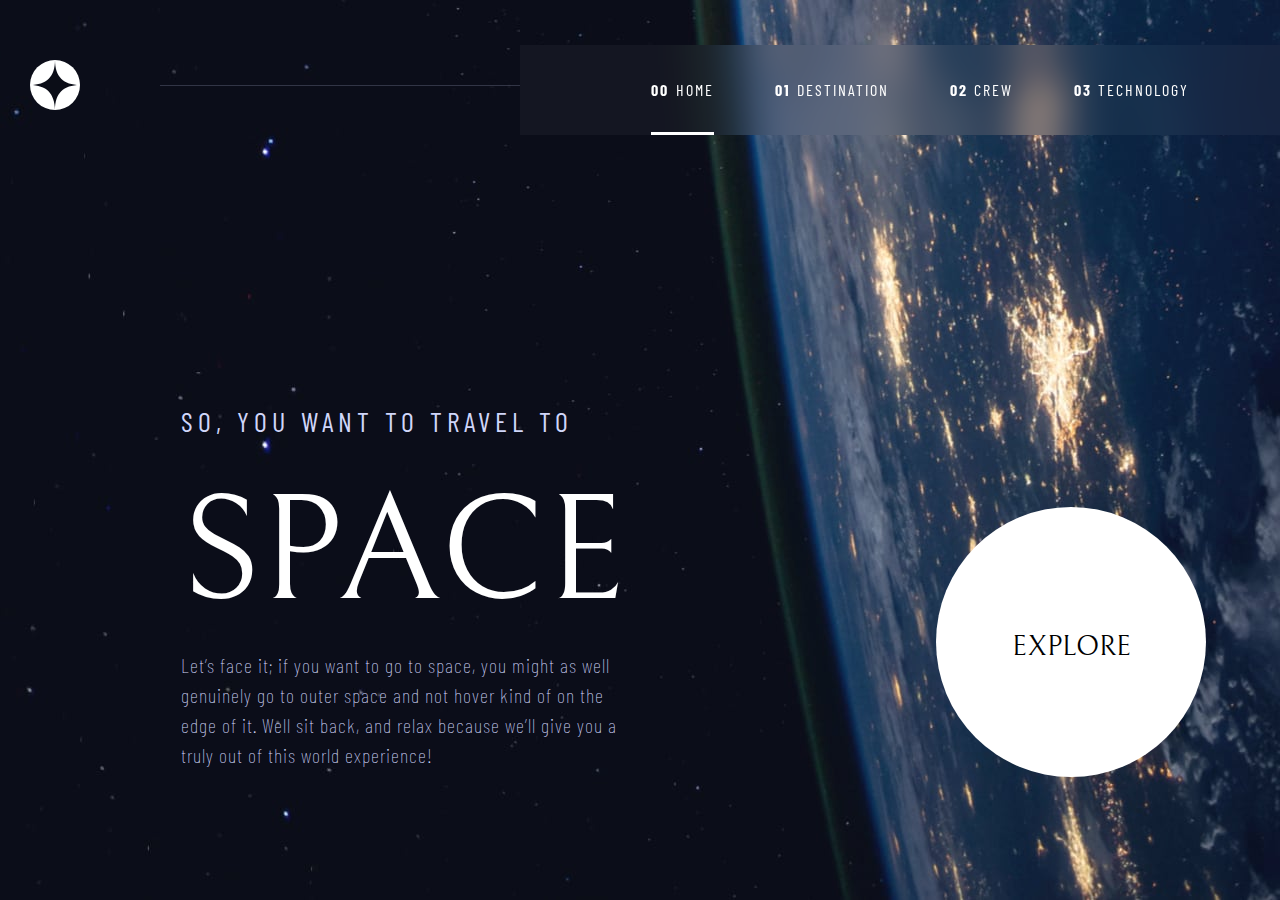
<file: index.html>
<!DOCTYPE html>
<html lang="en">
<head>
  <meta charset="UTF-8">
  <meta name="viewport" content="width=device-width, initial-scale=1.0">

  <link rel="icon" type="image/png" sizes="32x32" href="./assets/favicon-32x32.png">
  <link rel="stylesheet" href="style.css">
  
   <script async src="https://pagead2.googlesyndication.com/pagead/js/adsbygoogle.js?client=ca-pub-6857296876195347"
     crossorigin="anonymous"></script>

  <title>Frontend Mentor | Space tourism website</title>
</head>
<body>
  <header id="header">
    <div id="nav" class="nav-bar">
      <img src="./assets/shared/logo.svg" alt="company logo" id="logo">
      <span class="nav-line"></span>
      <nav class="parent-nav-bar">
        <img src="./assets/shared/icon-hamburger.svg" alt="" id="open-menu" class="mobile-nav open" aria-controls="parent-nav" aria-expanded="false">
        <ul id="parent-nav" class="ul-nav">
          <li><img src="./assets/shared/icon-close.svg" alt="" id="close-menu" class="mobile-nav close"></li>
          <li class="child-nav active">
            <a href="./index.html" class="a-nav"><span class="num-nav" aria-hidden="true">00</span>Home</a>
          </li>
          <li class="child-nav">           
            <a href="./destination.html" class="a-nav"><span class="num-nav " aria-hidden="true">01</span>Destination</a>
          </li>
          <li class="child-nav">          
            <a href="./crew.html" class="a-nav"><span class="num-nav" aria-hidden="true">02</span>Crew</a>
          </li>
          <li class="child-nav">            
            <a href="./technology.html" class="a-nav"><span class="num-nav" aria-hidden="true">03</span>Technology</a>
          </li>
        </ul>
      </nav>

    </div>
  </header>
  <main>
    <div class="parent-div">
      <div class="child-1">
        <p class="small">
          So, you want to travel to
        </p>
        <p class="big">Space</p>
        <p class="small-2">Let’s face it; if you want to go to space, you might as well genuinely go to 
          outer space and not hover kind of on the edge of it. Well sit back, and relax 
          because we’ll give you a truly out of this world experience!
        </p>
      </div>
      <div class="child-2">
       
        <a href="destination.html" class="explore"><div class="button"><span class="explore-child">Explore</span></div></a>
        
      </div>
    </div>
  </main>
  <script src="script.js"></script>
</body>
</html>
</file>
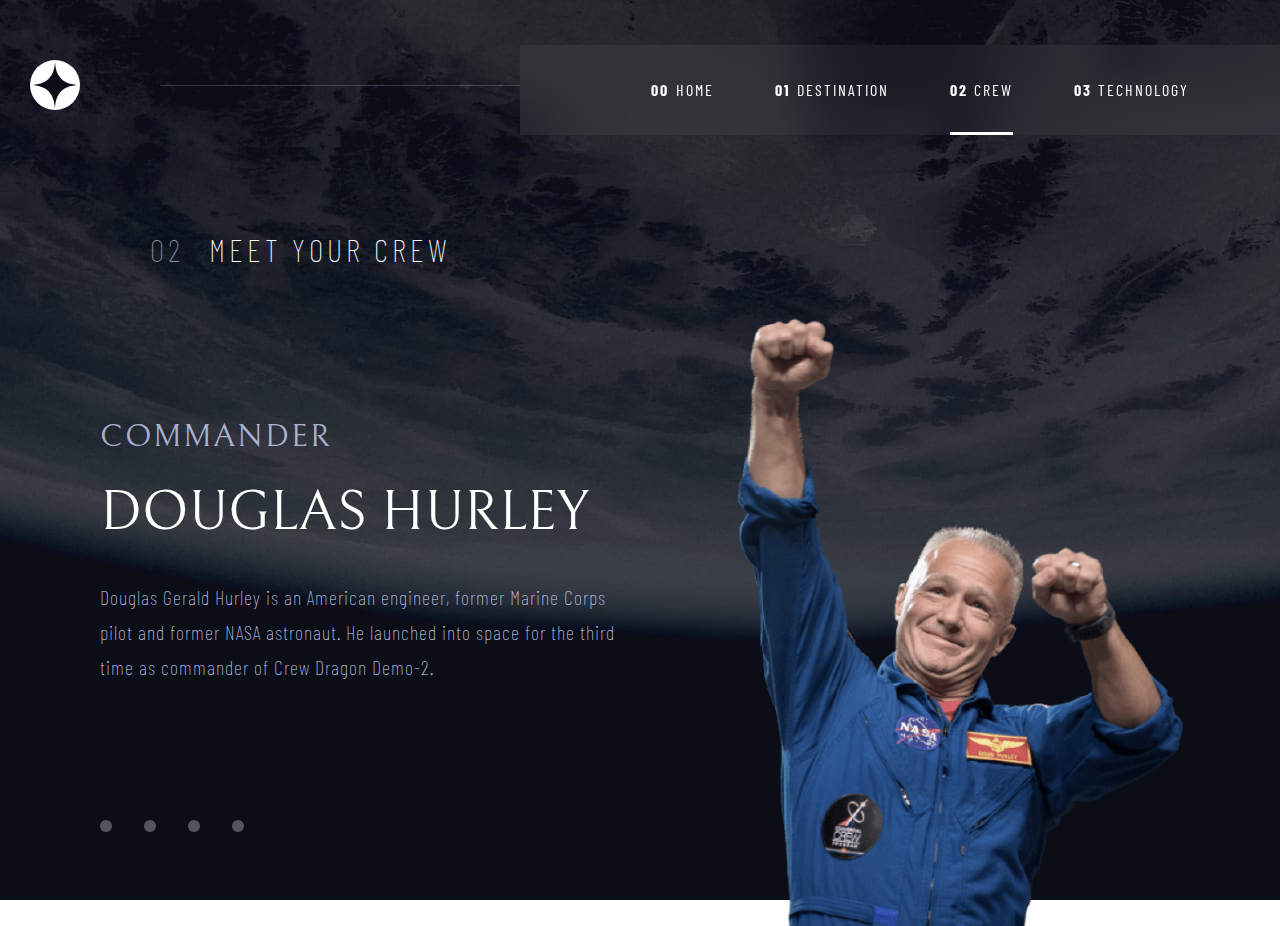
<file: crew.html>
<!DOCTYPE html>
<html lang="en">
<head>
  <meta charset="UTF-8">
  <meta name="viewport" content="width=device-width, initial-scale=1.0">

  <link rel="icon" type="image/png" sizes="32x32" href="./assets/favicon-32x32.png">
  <link rel="stylesheet" href="crew.css">
  
   <script async src="https://pagead2.googlesyndication.com/pagead/js/adsbygoogle.js?client=ca-pub-6857296876195347"
     crossorigin="anonymous"></script>

  <title>Frontend Mentor | Space tourism website</title>
</head>
<body>
  <header id="header">
    <div id="nav" class="nav-bar">
      <img src="./assets/shared/logo.svg" alt="company logo" id="logo">
      <span class="nav-line"></span>
      <nav class="parent-nav-bar">
        <img src="./assets/shared/icon-hamburger.svg" alt="" id="open-menu" class="mobile open" aria-controls="parent-nav" aria-expanded="false">
        <ul id="parent-nav" class="ul-nav">
          <li><img src="./assets/shared/icon-close.svg" alt="" id="close-menu" class="mobile close"></li>
          <li class="child-nav">
            <a href="./index.html" class="a-nav"><span class="num-nav">00</span>Home</a>
          </li>
          <li class="child-nav">           
            <a href="./destination.html" class="a-nav"><span class="num-nav ">01</span>Destination</a>
          </li>
          <li class="child-nav active">          
            <a href="./crew.html" class="a-nav"><span class="num-nav">02</span>Crew</a>
          </li>
          <li class="child-nav">            
            <a href="./technology.html" class="a-nav"><span class="num-nav">03</span>Technology</a>
          </li>
        </ul>
      </nav>
    </div>
  </header>
  <main>
    <h1 class="page-header"><span class="num-header">02</span>meet your crew</h1>
    <div class="parent-div dest-body">
      <div class="img-crew mobile-image">
        <picture id="commander-mobile-img" class="crew-image" role="imgpanel">
          <source srcset="./assets/crew/image-douglas-hurley.png" type="image/png">
          <img src="./assets/crew/image-douglas-hurley.webp" alt="image-crew" class="image-crew">
        </picture>
        <picture id="engineer-mobile-img" class="crew-image" role="imgpanel" hidden>
          <source srcset="./assets/crew/image-anousheh-ansari.png" type="image/png">
          <img src="./assets/crew/image-anousheh-ansari.webp" alt="image-crew" class="image-crew">
        </picture>
        <picture id="pilot-mobile-img" class="crew-image" role="imgpanel" hidden>
          <source srcset="./assets/crew/image-victor-glover.png" type="image/png">
          <img src="./assets/crew/image-victor-glover.webp" alt="image-crew" class="image-crew">
        </picture>
        <picture id="mission-mobile-img" class="crew-image" role="imgpanel" hidden>
          <source srcset="./assets/crew/image-mark-shuttleworth.png" type="image/png">
          <img src="./assets/crew/image-mark-shuttleworth.webp" alt="image-crew" class="image-crew">
        </picture>
      </div> 

      <div class="line mobile"><p class=" under-line"></p></div>

      <div class="mobile-crew-nav" role="tablist" aria-label="crew list">
        <button class="crew-subpage" aria-selected="true" role="tab" page-tab="commander-tab" page-image="commander-mobile-img"></button>
        <button class="crew-subpage" aria-selected="false" role="tab" page-tab="engineer-tab" page-image="engineer-mobile-img"></button>
        <button class="crew-subpage" aria-selected="false" role="tab" page-tab="pilot-tab" page-image="pilot-mobile-img"></button>
        <button class="crew-subpage" aria-selected="false" role="tab" page-tab="mission-tab" page-image="mission-mobile-img"></button>
      </div>
      <div class="dest-content">
        <!--Commander page-->
        <article id="commander-tab" tabindex="0" role="tabpanel">
          <p class="small">Commander</p>
          <h2 class="dest-subpage-02" >Douglas Hurley</h2>
          <p class="small-2">Douglas Gerald Hurley is an American engineer, former Marine Corps pilot 
            and former NASA astronaut. He launched into space for the third time as 
            commander of Crew Dragon Demo-2.
          </p>
        </article>

        <!--Engineer page-->
        <article id="engineer-tab" tabindex="-1" role="tabpanel" hidden>
          <p class="small">Flight Engineer</p>
          <h2 class="dest-subpage-02" >Anousheh Ansari</h2>
          <p class="small-2">
            Anousheh Ansari is an Iranian American engineer and co-founder of Prodea Systems. 
            Ansari was the fourth self-funded space tourist, the first self-funded woman to 
            fly to the ISS, and the first Iranian in space.
          </p>
        </article>

        <!--Pilot page-->
        <article id="pilot-tab" tabindex="-1" role="tabpanel" hidden>
          <p class="small">Pilot</p>
          <h2 class="dest-subpage-02" >Victor Glover</h2>
          <p class="small-2"> 
            Pilot on the first operational flight of the SpaceX Crew Dragon to the 
            International Space Station. Glover is a commander in the U.S. Navy where 
            he pilots an F/A-18.He was a crew member of Expedition 64, and served as a 
            station systems flight engineer.
          </p>
        </article>

        <!--Mission page-->
        <article id="mission-tab" tabindex="-1" role="tabpanel" hidden> 
          <p class="small">Mission Specialist</p>
          <h2 class="dest-subpage-02" >Mark Shuttleworth</h2>
          <p class="small-2">
            Mark Richard Shuttleworth is the founder and CEO of Canonical, the company behind 
            the Linux-based Ubuntu operating system. Shuttleworth became the first South 
            African to travel to space as a space tourist.
          </p>
        </article>
      </div>    
      <div class="desktop-crew-nav" role="tablist" aria-label="crew list">
        <button class="crew-subpage nav-tab" aria-selected="true" role="tab" page-tab="commander-tab" page-image="commander-img"></button>
        <button class="crew-subpage nav-tab" aria-selected="false" role="tab" page-tab="engineer-tab" page-image="engineer-img"></button>
        <button class="crew-subpage nav-tab" aria-selected="false" role="tab" page-tab="pilot-tab" page-image="pilot-img"></button>
        <button class="crew-subpage nav-tab" aria-selected="false" role="tab" page-tab="mission-tab" page-image="mission-img"></button>
      </div>  
      <div class="img-crew desktop-image">
        <picture id="commander-img" class="crew-image" role="imgpanel">
          <source srcset="./assets/crew/image-douglas-hurley.png" type="image/png">
          <img src="./assets/crew/image-douglas-hurley.webp" alt="image-crew" class="image-crew">
        </picture>
        <picture id="engineer-img" class="crew-image" role="imgpanel" hidden>
          <source srcset="./assets/crew/image-anousheh-ansari.png" type="image/png">
          <img src="./assets/crew/image-anousheh-ansari.webp" alt="image-crew" class="image-crew">
        </picture>
        <picture id="pilot-img" class="crew-image" role="imgpanel" hidden>
          <source srcset="./assets/crew/image-victor-glover.png" type="image/png">
          <img src="./assets/crew/image-victor-glover.webp" alt="image-crew" class="image-crew">
        </picture>
        <picture id="mission-img" class="crew-image" role="imgpanel" hidden>
          <source srcset="./assets/crew/image-mark-shuttleworth.png" type="image/png">
          <img src="./assets/crew/image-mark-shuttleworth.webp" alt="image-crew" class="image-crew">
        </picture>
      </div> 
    </div>
  </main>
    <script src="script.js"></script>
</body>
</html>
</file>
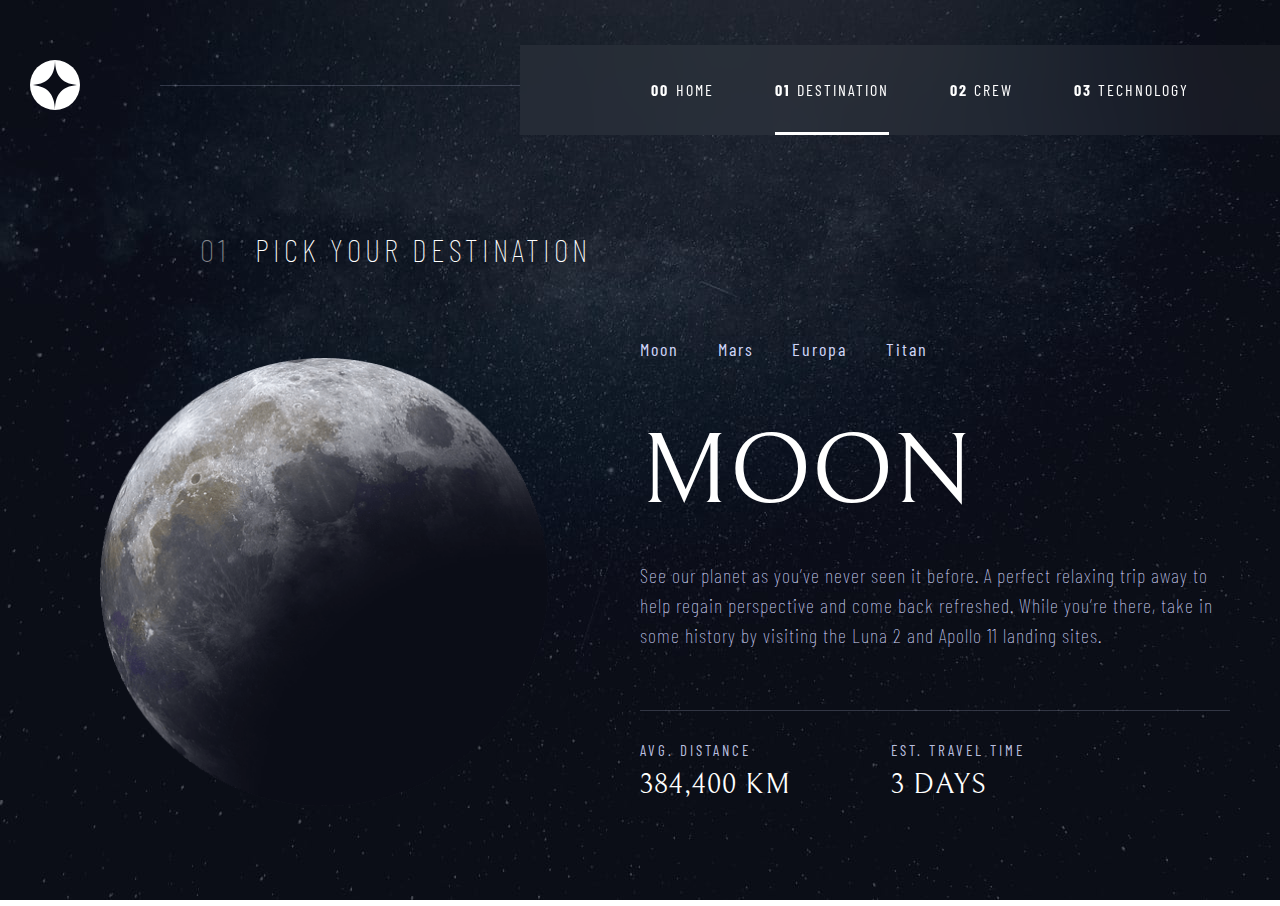
<file: destination.html>
<!DOCTYPE html>
<html lang="en">
<head>
  <meta charset="UTF-8">
  <meta name="viewport" content="width=device-width, initial-scale=1.0">

  <link rel="icon" type="image/png" sizes="32x32" href="./assets/favicon-32x32.png">
  <link rel="stylesheet" href="destination.css">
  
   <script async src="https://pagead2.googlesyndication.com/pagead/js/adsbygoogle.js?client=ca-pub-6857296876195347"
     crossorigin="anonymous"></script>

  <title>Frontend Mentor | Space tourism website</title>
</head>
<body>
   <header id="header">
    <div id="nav" class="nav-bar">
      <img src="./assets/shared/logo.svg" alt="company logo" id="logo">
      <span class="nav-line"></span>
      <nav class="parent-nav-bar">
        <img src="./assets/shared/icon-hamburger.svg" alt="" id="open-menu" class="mobile-nav open" aria-controls="parent-nav" aria-expanded="false">
        <ul id="parent-nav" class="ul-nav">
          <li><img src="./assets/shared/icon-close.svg" alt="" id="close-menu" class="mobile-nav close"></li>
          <li class="child-nav">
            <a href="./index.html" class="a-nav"><span class="num-nav">00</span>Home</a>
          </li>
          <li class="child-nav active">           
            <a href="./destination.html" class="a-nav"><span class="num-nav ">01</span>Destination</a>
          </li>
          <li class="child-nav">          
            <a href="./crew.html" class="a-nav"><span class="num-nav">02</span>Crew</a>
          </li>
          <li class="child-nav">            
            <a href="./technology.html" class="a-nav"><span class="num-nav">03</span>Technology</a>
          </li>
        </ul>
      </nav>
    </div>
  </header>
  <main>
  <h1 class="page-header"><span class="num-header" aria-hidden="true">01</span>Pick your destination</h1>
  <div class="parent-div dest-body">
    <div class="dest-content">
      <div class="image-div">
      <picture class="dest-img" id="moon-img" role="imgpanel">
        <source srcset="./assets/destination/image-moon.png" type="image/png" class="image-dest">
        <img src="./assets/destination/image-moon.webp" alt="image moon" class="image-dest">
      </picture>
      <picture id="mars-img" class="dest-img" role="imgpanel" hidden>
        <source srcset="./assets/destination/image-mars.png" type="image/png" class="image-dest">
        <img src="./assets/destination/image-mars.webp" alt="image mars" class="image-dest">
      </picture>
      <picture id="europa-img" class="dest-img" role="imgpanel" hidden>
        <source srcset="./assets/destination/image-europa.png" type="image/png" class="image-dest" >
        <img src="./assets/destination/image-europa.webp" alt="image europa" class="image-dest">
      </picture>
      <picture id="titan-img" class="dest-img" role="imgpanel" hidden>
        <source srcset="./assets/destination/image-titan.png" type="image/png" class="image-dest" >
        <img src="./assets/destination/image-titan.webp" alt="image titan" class="image-dest">
      </picture>
      </div>

      <div class="dest-ul" role="tablist" aria-label="destination list">
        <button class="transparent dest-subpage" aria-selected="true" role="tab" page-tab="moon-tab" page-image="moon-img">Moon</button> 
        <button class="transparent dest-subpage" aria-selected="true" role="tab" page-tab="mars-tab" page-image="mars-img">Mars</button>
        <button class="transparent dest-subpage" aria-selected="true" role="tab" page-tab="europa-tab" page-image="europa-img">Europa</button> 
        <button class="transparent dest-subpage" aria-selected="true" role="tab" page-tab="titan-tab" page-image="titan-img">Titan</button>
      </div>
      
      <div class="article-div">  
       <!--moon page-->
      <article id="moon-tab" tabindex="0" role="tabpanel" class="dest-tab">
        <h2 class="dest-subpage-01" > Moon</h2> 
        <p class="small-2">See our planet as you’ve never seen it before. A perfect relaxing trip away to help 
          regain perspective and come back refreshed. While you’re there, take in some history 
          by visiting the Luna 2 and Apollo 11 landing sites.
        </p>
        <div class="line"><p class=" under-line"></p></div>
        <div class="travel-estimate">
          <div class="distance">
            <p class="avg"> Avg. distance</p>
            <p class="km">384,400 km</p>
          </div>
          <div class="travel-time">
            <p class="avg">Est. travel time</p>
            <p class="km"> 3 days</p>
          </div>
        </div>
      </article>

      <!--mars page-->
      <article hidden id="mars-tab" tabindex="-1" role="tabpanel" class="dest-tab">
        <h2 class="dest-subpage-01" >mars</h2>
        <p class="small-2">
          Don’t forget to pack your hiking boots. You’ll need them to tackle Olympus Mons, 
          the tallest planetary mountain in our solar system. It’s two and a half times 
          the size of Everest!
        </p>
        <div class="line"><p class=" under-line"></p></div>
        <div class="travel-estimate">
          <div class="distance">
            <p class="avg">Avg. distance</p>
            <p class="km">225 mil. km</p>
          </div>
          <div class="travel-time">
            <p class="avg">Est. travel time</p>
            <p class="km">9 months</p>
          </div>
        </div>
      </article>

      <!--Europa page-->
      <article hidden id="europa-tab" tabindex="-1" role="tabpanel" class="dest-tab">
        <h2 class="dest-subpage-01" >europa</h2>
        <p class="small-2">The smallest of the four Galilean moons orbiting Jupiter, Europa is a 
          winter lover’s dream. With an icy surface, it’s perfect for a bit of 
          ice skating, curling, hockey, or simple relaxation in your snug 
          wintery cabin.
        </p>
        <div class="line"><p class=" under-line"></p></div>
        <div class="travel-estimate">
          <div class="distance">
            <p class="avg"> Avg. distance
             </p>
            <p class="km"> 628 mil. km</p>
          </div>
          <div class="travel-time">
            <p class="avg">Est. travel time</p>
            <p class="km"> 3 years</p>
          </div>
        </div>
      </article>

      <!--titan page-->
      <article hidden id="titan-tab" tabindex="-1" role="tabpanel" class="dest-tab">
        <h2 class="dest-subpage-01" >titan</h2>
        <p class="small-2">The only moon known to have a dense atmosphere other than Earth, Titan 
          is a home away from home (just a few hundred degrees colder!). As a 
          bonus, you get striking views of the Rings of Saturn.
        </p>
        <div class="line"><p class=" under-line"></p></div>
        <div class="travel-estimate">
          <div class="distance">
            <p class="avg">Avg. distance</p>
            <p class="km">1.6 bil. km</p>
          </div>
          <div class="travel-time">
            <p class="avg">Est. travel time</p>
            <p class="km">7 years</p>
          </div>
        </div>
      </article>
      </div>
    </div> 
  </div>
  </main>
  <script src="script.js"></script>
</body>  
</html>
</file>
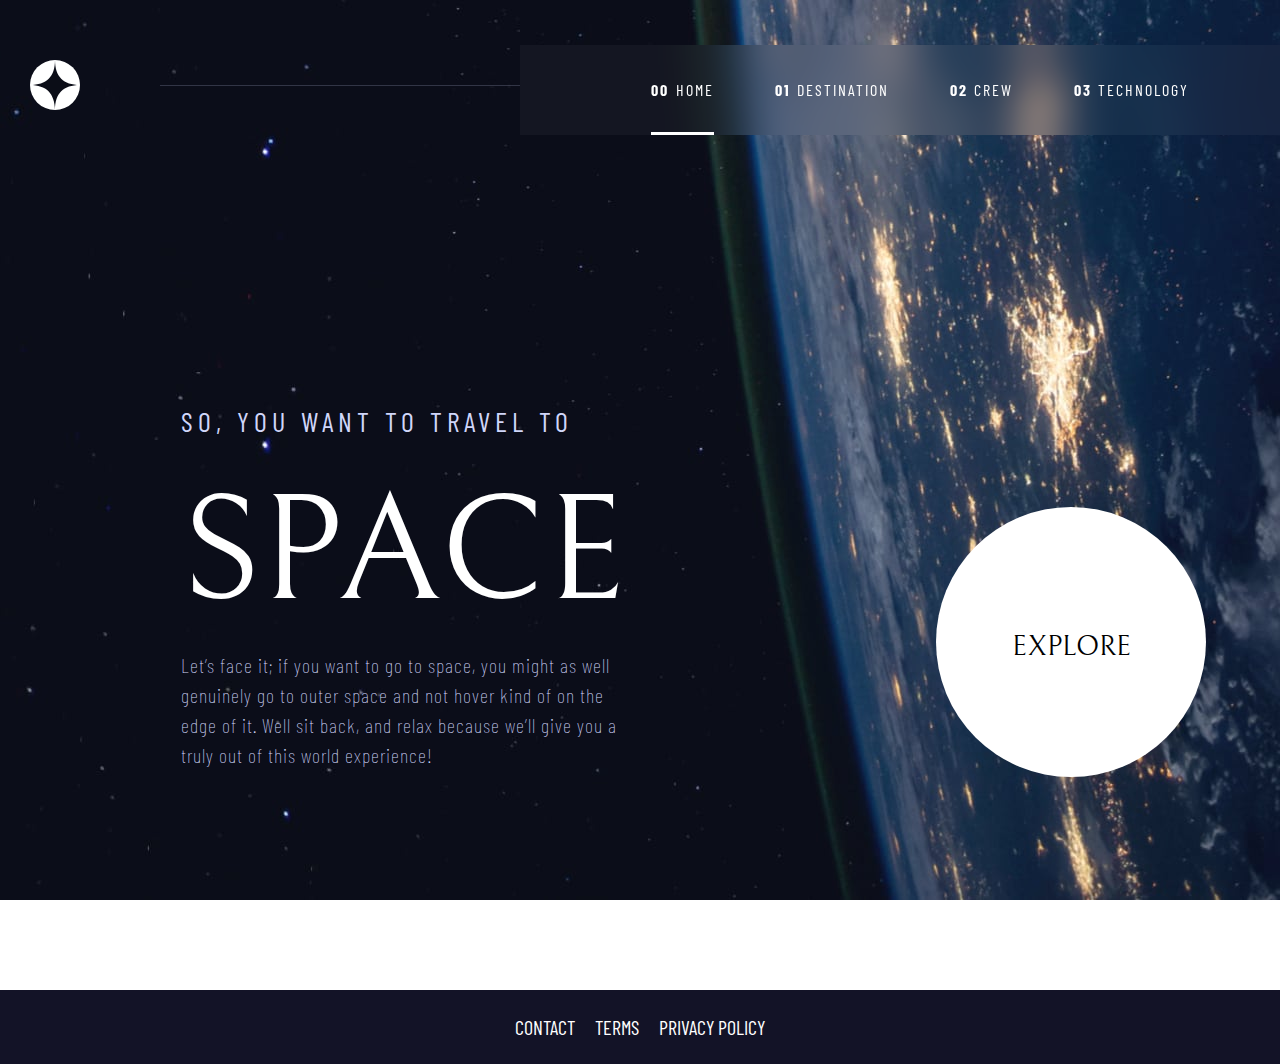
<file: home.html>
<!DOCTYPE html>
<html lang="en">
<head>
  <meta charset="UTF-8">
  <meta name="viewport" content="width=device-width, initial-scale=1.0">

  <link rel="icon" type="image/png" sizes="32x32" href="./assets/favicon-32x32.png">
  <link rel="stylesheet" href="style.css">
  
   <script async src="https://pagead2.googlesyndication.com/pagead/js/adsbygoogle.js?client=ca-pub-6857296876195347"
     crossorigin="anonymous"></script>

  <title>Frontend Mentor | Space tourism website</title>
</head>
<body>
  <header id="header">
    <div id="nav" class="nav-bar">
      <img src="./assets/shared/logo.svg" alt="company logo" id="logo">
      <span class="nav-line"></span>
      <nav class="parent-nav-bar">
        <img src="./assets/shared/icon-hamburger.svg" alt="" id="open-menu" class="mobile-nav open" aria-controls="parent-nav" aria-expanded="false">
        <ul id="parent-nav" class="ul-nav">
          <li><img src="./assets/shared/icon-close.svg" alt="" id="close-menu" class="mobile-nav close"></li>
          <li class="child-nav active">
            <a href="./index.html" class="a-nav"><span class="num-nav" aria-hidden="true">00</span>Home</a>
          </li>
          <li class="child-nav">           
            <a href="./destination.html" class="a-nav"><span class="num-nav " aria-hidden="true">01</span>Destination</a>
          </li>
          <li class="child-nav">          
            <a href="./crew.html" class="a-nav"><span class="num-nav" aria-hidden="true">02</span>Crew</a>
          </li>
          <li class="child-nav">            
            <a href="./technology.html" class="a-nav"><span class="num-nav" aria-hidden="true">03</span>Technology</a>
          </li>
        </ul>
      </nav>

    </div>
  </header>
  <main>
    <div class="parent-div">
      <div class="child-1">
        <p class="small">
          So, you want to travel to
        </p>
        <p class="big">Space</p>
        <p class="small-2">Let’s face it; if you want to go to space, you might as well genuinely go to 
          outer space and not hover kind of on the edge of it. Well sit back, and relax 
          because we’ll give you a truly out of this world experience!
        </p>
      </div>
      <div class="child-2">
       
        <a href="destination.html" class="explore"><div class="button"><span class="explore-child">Explore</span></div></a>
        
      </div>
    </div>
  </main>
  <footer>
    <ul class="parent-footer">
        <li class="child-footer"><a href="../contact-us-page/contact-us.html" target="_blank" class="a-footer">Contact</a></li>
        <li class="child-footer"><a href="../terms-page/terms.html" target="_blank" class="a-footer">Terms</a></li>
        <li class="child-footer"><a href="../privacy-page/privacy.html" target="_blank" class="a-footer">Privacy Policy</a></li>
    </ul>
</footer>
  <script src="script.js"></script>
</body>
</html>
</file>
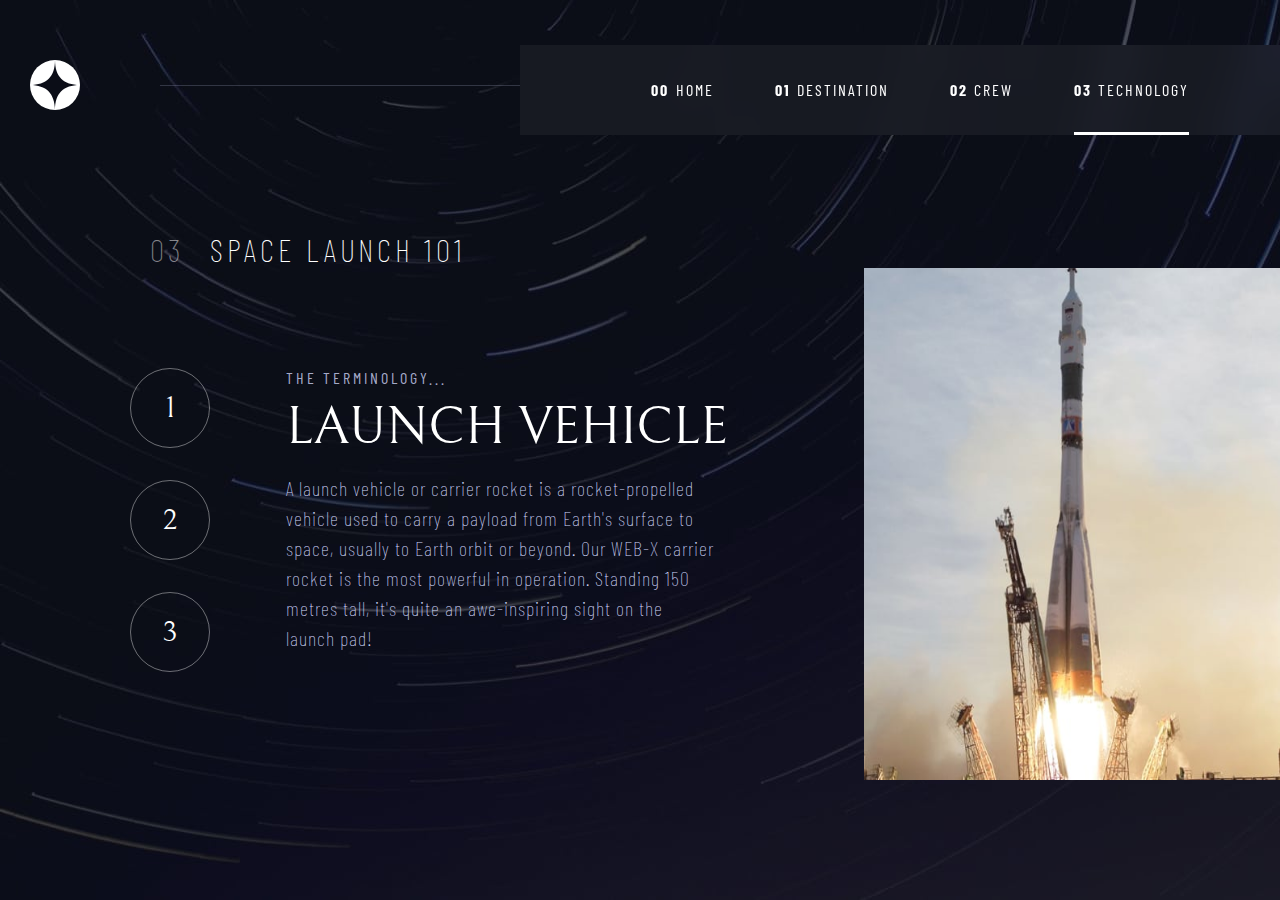
<file: technology.html>
<!DOCTYPE html>
<html lang="en">
<head>
  <meta charset="UTF-8">
  <meta name="viewport" content="width=device-width, initial-scale=1.0">

  <link rel="icon" type="image/png" sizes="32x32" href="./assets/favicon-32x32.png">
  <link rel="stylesheet" href="technology.css">
  
   <script async src="https://pagead2.googlesyndication.com/pagead/js/adsbygoogle.js?client=ca-pub-6857296876195347"
     crossorigin="anonymous"></script>

  <title>Frontend Mentor | Space tourism website</title>
</head>
<body>
  <header id="header">
    <div id="nav" class="nav-bar">
      <img src="./assets/shared/logo.svg" alt="company logo" id="logo">
      <span class="nav-line"></span>
      <nav class="parent-nav-bar">
        <img src="./assets/shared/icon-hamburger.svg" alt="" id="open-menu" class="mobile-nav open" aria-controls="parent-nav" aria-expanded="false">
        <ul id="parent-nav" class="ul-nav">
          <li><img src="./assets/shared/icon-close.svg" alt="" id="close-menu" class="mobile-nav close"></li>
          <li class="child-nav">
            <a href="./index.html" class="a-nav"><span class="num-nav">00</span>Home</a>
          </li>
          <li class="child-nav">           
            <a href="./destination.html" class="a-nav"><span class="num-nav ">01</span>Destination</a>
          </li>
          <li class="child-nav">          
            <a href="./crew.html" class="a-nav"><span class="num-nav">02</span>Crew</a>
          </li>
          <li class="child-nav active">            
            <a href="./technology.html" class="a-nav"><span class="num-nav">03</span>Technology</a>
          </li>
        </ul>
      </nav>
    </div>
  </header>
  <main>
    <h1 class="page-header"><span class="num-header">03</span>Space launch 101</h1>
    <div class="parent-div dest-body">
      <div class="dest-image tablet mobile-nav">
        <picture id="vehicle-tablet-img" class="crew-image" role="imgpanel">
          <img src="./assets/technology/image-launch-vehicle-landscape.jpg" alt="image technology" class="image-technology">
        </picture>
        <picture id="spaceport-tablet-img" class="crew-image" role="imgpanel" hidden>
          <img src="./assets/technology/image-spaceport-landscape.jpg" alt="image technology" class="image-technology">
        </picture>
        <picture id="capsule-tablet-img" class="crew-image" role="imgpanel" hidden>
          <img src="./assets/technology/image-space-capsule-landscape.jpg" alt="image technology" class="image-technology">
        </picture>
      </div>
      <div class="technology-ul desktop" role="tablist" aria-label="technology list">
        <button class="button" aria-selected="true" role="tab" page-tab="vehicle-tab" page-image="vehicle-img">1</button>
        <button class="button" aria-selected="false" role="tab" page-tab="spaceport-tab" page-image="spaceport-img">2</button>
        <button class="button" aria-selected="false" role="tab" page-tab="capsule-tab" page-image="capsule-img">3</button>
      </div>
      <div class="technology-ul tablet" role="tablist" aria-label="technology list">
        <button class="button nav-tab" aria-selected="true" role="tab" page-tab="vehicle-tab" page-image="vehicle-tablet-img">1</button>
        <button class="button nav-tab" aria-selected="false" role="tab" page-tab="spaceport-tab" page-image="spaceport-tablet-img">2</button>
        <button class="button nav-tab" aria-selected="false" role="tab" page-tab="capsule-tab" page-image="capsule-tablet-img">3</button>
      </div> 
      <div class="dest-content">
        <!-- vehicle tab-->
        <article id="vehicle-tab" role="tabpanel" tabindex="0">
          <p class="small expand"> The terminology...</p>
          <h2 class="dest-subpage-02" >Launch vehicle</h2>
          <p class="small-2">A launch vehicle or carrier rocket is a rocket-propelled vehicle used to carry a 
            payload from Earth's surface to space, usually to Earth orbit or beyond. Our 
            WEB-X carrier rocket is the most powerful in operation. Standing 150 metres tall, 
            it's quite an awe-inspiring sight on the launch pad!
          </p>
        </article>
        
        <!-- spaceport tab-->
        <article id="spaceport-tab" role="tabpanel" tabindex="-1" hidden>
          <p class="small"> The terminology...</p>
          <h2 class="dest-subpage-02" >Spaceport</h2>
          <p class="small-2">A spaceport or cosmodrome is a site for launching (or receiving) spacecraft, 
            by analogy to the seaport for ships or airport for aircraft. Based in the 
            famous Cape Canaveral, our spaceport is ideally situated to take advantage 
            of the Earth’s rotation for launch.
          </p>
        </article>

        <!-- capsule tab-->
        <article id="capsule-tab" role="tabpanel" tabindex="-1" hidden>
          <p class="small"> The terminology...</p>
          <h2 class="dest-subpage-02" >Space capsule</h2>
          <p class="small-2">A space capsule is an often-crewed spacecraft that uses a blunt-body reentry 
            capsule to reenter the Earth's atmosphere without wings. Our capsule is where 
            you'll spend your time during the flight. It includes a space gym, cinema, 
            and plenty of other activities to keep you entertained.
          </p>
        </article>
      </div>

      <div class="dest-image desktop">
        <picture id="vehicle-img" class="crew-image" role="imgpanel">
          <img src="./assets/technology/image-launch-vehicle-portrait.jpg" alt="image technology" class="image-technology">
        </picture>
        <picture id="spaceport-img" class="crew-image" role="imgpanel" hidden>
          <img src="./assets/technology/image-spaceport-portrait.jpg" alt="image technology" class="image-technology">
        </picture>
        <picture id="capsule-img" class="crew-image" role="imgpanel" hidden>
          <img src="./assets/technology/image-space-capsule-portrait.jpg" alt="image technology" class="image-technology">
        </picture>       
      </div> 
    </div>
  </main> 
  <script src="script.js"></script>  
</body>
</html>
</file>
<file: style.css>
@import url('https://fonts.googleapis.com/css2?family=Bellefair&display=swap');
@import url('https://fonts.googleapis.com/css2?family=Barlow+Condensed&family=Bellefair&display=swap');


* { 
    /*border: solid red 1px;*/
    margin: 0;
    padding: 0;
}

body {
    background-image: url(./assets/home/background-home-desktop.jpg);
    background-attachment: fixed;
    background-position: center;
    background-repeat: no-repeat;   
    background-size: cover;
    width: 100%;
    overflow-x: hidden;
}

.nav-bar {
    display: flex;
    margin: 45px 0;
}

#logo {
    width: 50px;
    height: 50px;
    margin-left: 30px;
    margin-top: 15px;
}

.nav-line {
    border-bottom: solid rgba(208, 214, 249, 0.2) 0.1px;
    width: 40em;
    position: relative;
    height: 0.01px;
    margin-top: 40px;
    margin-left: 5em;
}

.ul-nav {
    display: flex;
    flex-wrap: nowrap;
    justify-content: space-evenly;
    position: relative;
    list-style: none;
    background-color: rgba(255, 255, 255, 5%);
    /*backdrop-filter: blur(10px);*/
    height: 90px;
    width: 45em;
    padding: 0 30px 0 10px;
}

@supports (backdrop-filter: blur(10px)) {
.ul-nav {
    background: rgba(255, 255, 255, 4%);
    backdrop-filter: blur(20px);
    }
}

.mobile-nav {
    display: none;
}

a {
    text-decoration: none;
    color: #ffffff;
    text-transform: uppercase;
}

.num-nav {
    position: relative;
    color: #ffffff;
    font-weight: bold;
    margin-right: 0.4em;
    font-family: 'barlow condensed', sans-serif;
    font-size: 16px;
    letter-spacing: 2px;
}

li:hover {
    border-bottom: solid rgba(255, 255, 255, 0.5) 3px;
}

.active {
    border-bottom: solid #ffffff 3px;
}

.a-nav {
    position: relative;
    top: 35px;
    font-family: 'barlow condensed', sans-serif;
    font-size: 16px;
    font-weight: 0.8em;
    letter-spacing: 2px;
}

.parent-div {
    display: flex;
    flex-wrap: nowrap;
    justify-content: space-evenly;
    width: 100%;
    margin: 0 auto;
}

.child-1 {
    color: #ffffff;
    width: 35%;
    margin: 14em 10em 10em 10em;
    position: relative;
}


.big {
    position: relative;
    top: 30px;
    font-size: 150px;
    text-transform: uppercase;
    font-family: 'Bellefair', sans-serif;
}

.small {
    font-size: 1.2em;
    text-transform: uppercase;
    font-family: 'barlow condensed', sans-serif;
    font-size: 28px;
    color: rgb(208, 214, 249);
    letter-spacing: 5px;
}

.small-2 {
    position: relative;
    top: 40px;
    font-family: 'barlow condensed', sans-serif;
    font-size: 20px;
    line-height: 30px;
    font-weight: lighter;
    letter-spacing: 1px;
    color: rgb(208, 214, 249);
}

.child-2 {
    position: relative;
    width: 35%;
    
}

.explore-child {
    position: relative;
    color: black;
    left: 28%;
    top: 46%;
    font-family: 'Bellefair', sans-serif;
    font-size: 28px;
}

.button {
    position: relative;
    background-color: #ffffff;
    height: 270px;
    width: 270px;
    border-radius: 50%;
    top: 46%;
    left: 28%;
   
}

.button::before {
    content: '';
    background: rgba(255, 255, 255, 10%);
    position: absolute;
    height: 100%;
    width: 100%;
    border-radius: 50%;
    z-index: -1;
    transition: opacity 500ms linear, transform 750ms ease-in-out;
    opacity: 0;
}

.button:hover::before,
.button:focus::before {
    opacity: 1;
    transform: scale(1.5);
}

.parent-footer {position: relative;
    list-style: none;
    display: flex;
    justify-content: center;
    background-color: rgb(19, 19, 39);
    padding: 0;
    margin: 0;
    margin-top: 100px;
}

.a-footer {
    text-decoration: none;
    font-size: 20px;
    font-family: 'Barlow Condensed', sans-serif;
    color: #fff;
}

.child-footer {
    margin: 25px 10px;
}

@media (max-width:1000px) {
    body {
        background-image: url(./assets/home/background-home-tablet.jpg);
        width: 100%;
        margin: 0;
    }
    
    .nav-bar {
        display: flex;
        margin: 0;
    }
    
    #logo {
        width: 50px;
        height: 50px;
        margin-left: 30px;
        margin-top: 20px;
    }
    
    .nav-line {
        visibility: hidden;
    }
    
    .ul-nav {
        display: flex;
        flex-wrap: nowrap;
        justify-content: space-evenly;
        position: relative;
        list-style: none;
        background-color: rgba(255, 255, 255, 4%);
        backdrop-filter: blur(10px);
        height: 90px;
        width: 25em;
        
    }
    
    .mobile-nav {
        display: none;
    }
    
    a {
        text-decoration: none;
        color: #ffffff;
        text-transform: uppercase;
    }
    
    .num-nav {
        display: none;
    }
    
    .a-nav {
        position: relative;
        top: 35px;
        font-family: 'barlow condensed', sans-serif;
        font-size: 16px;
        font-weight: 0.8em;
        letter-spacing: 2px;
    }
    
    .parent-div {
        display: flex;
        flex-wrap: nowrap;
        justify-content: space-between;
        flex-direction: column;
        width: 100%;
        margin: 0;
    }
    
    .child-1 {
        color: #ffffff;
        width: 100%;
        margin: 0;
        padding-top: 100px;
        text-align: center;
        position: relative;
    }
    
    
    .small {
        font-size: 1.2em;
        text-transform: uppercase;
        font-family: 'barlow condensed', sans-serif;
        color: rgb(208, 214, 249);
        letter-spacing: 4px;
    }
    
    .small-2 {
        position: relative;
        top: 30px;
        font-family: 'barlow condensed', sans-serif;
        font-size: 18px;
        line-height: 30px;
        font-weight: lighter;
        letter-spacing: 1px;
        margin: 0 150px;
        color: rgb(208, 214, 249);
    }
    
    .child-2 {
        position: relative;
        width: 100%;
        top: 100px;
        padding-bottom: 50px;
    }
    
    .explore-child {
        position: relative;
        color: black;
        left: 22%;
        top: 46%;
        font-family: 'Bellefair', sans-serif;
        font-size: 30px;
        letter-spacing: 2px;
        font-weight: 400;
    }
    
    .button {
        position: relative;
        background-color: #ffffff;
        height: 250px;
        width: 250px;
        border-radius: 50%;
        margin: 0 auto;
        left: 0;
        
       
    }
    
@media (max-width: 650px) {
        body {
            background-image: url(./assets/home/background-home-mobile.jpg);
            margin: 0 auto;
            width:  100%;  
        }
        
        .nav-bar {
            display: flex;
            margin: 0;
            width: 100%;
        }
        
        #logo {
            width: 40px;
            height: 40px;
            margin-left: 25px;
            margin-top: 25px;
        }
        
        .nav-line {
            display: none;
        }
        
        .ul-nav {
            display: none;
            justify-content: start;
            flex-direction: column;
            position: fixed;
            list-style: none;
            background-color: rgba(10, 10, 20, 90%);
            /*backdrop-filter: blur(20px);*/
            z-index: 1000;
            height: 660px;
            margin-left: 15%;
            width: 60%;
            left: 20%;
            transition: transform 500ms ease-in-out;
        }

        @supports (backdrop-filter: blur(20px)) {
            .ul-nav {
                background: rgba(255, 255, 255, 10%);
                backdrop-filter: blur(20px);
            }
        }

        .a-nav {
            position: relative;
            top: 75px;
            line-height: 60px;
            font-family: 'barlow condensed', sans-serif;
            font-size: 16px;
            font-weight: 0.8em;
            letter-spacing: 3px;
            left: 10%;
            width: 90%;
        }

        .ul-nav.active {
            display: flex;
            transition: 500ms ease-in-out;
        }
        
        .mobile-nav {
            display: inline;
        }

        .close {
            position: absolute;
            top:  28px;
            left: 75%;
        }

        .open {
            display: block;
            position: absolute;
            top:  30px;
            left: 90%;
        }

        .open.active {
            display: none;
        }
        
        a {
            text-decoration: none;
            color: #ffffff;
            text-transform: uppercase;
        }
        
        .num-nav {
            display: inline;
            letter-spacing: 3px;
        }
        
        li:hover {
            padding: 0;
            border-bottom: 0px;
        }
        
        .active {
            border-bottom: none;
        }

        .parent-div {
            display: flex;
            flex-wrap: nowrap;
            position: absolute;
            justify-content: space-between;
            flex-direction: column;
            width: 100%;
            margin: 0 auto;
        }
        
        .child-1 {
            color: #ffffff;
            width: 98%;
            margin: 0;
            padding-top: 2em;
            text-align: center;
            position: relative;
        }
        
        
        .small {
            font-size: 1.1em;
            text-transform: uppercase;
            font-family: 'barlow condensed', sans-serif;
            color: rgb(208, 214, 249);
            letter-spacing: 4px;
        }

          
        .big {
            position: relative;
            top: 25px;
            font-size: 6em;
            text-transform: uppercase;
            font-family: 'Bellefair', sans-serif;
        }
        
        
        .small-2 {
            position: relative;
            top: 55px;
            font-family: 'barlow condensed', sans-serif;
            font-size: 16px;
            line-height: 25px;
            font-weight: lighter;
            letter-spacing: 1px;
            margin: 0 30px;
            color: rgb(208, 214, 249);
        }
        
        .child-2 {
            position: relative;
            width: 98%;
            top: 150px;
            padding-bottom: 80px ;
        }
        
        .explore-child {
            position: relative;
            color: black;
            left: 20%;
            top: 45%;
            font-family: 'Bellefair', sans-serif;
            font-size: 18px;
            letter-spacing: 2px;
            font-weight: 400;
        }
        
        .button {
            position: relative;
            background-color: #ffffff;
            height: 160px;
            width: 160px;
            border-radius: 50%;
            margin: 0 auto;
            left: 0;
           
        }
    
         .parent-footer {
        margin-top: 650px;
    }

    .a-footer {
        font-size: 16px;
    }
    
    .child-footer {
        margin: 15px 10px;
    }
    }
}
</file>
<file: crew.css>
@import url('https://fonts.googleapis.com/css2?family=Bellefair&display=swap');
@import url('https://fonts.googleapis.com/css2?family=Barlow+Condensed&family=Bellefair&display=swap');


* { 
    /*border: solid olivedrab 1px;*/
    margin: 0;
    
}

body {
    background-image: url(./assets/crew/background-crew-desktop.jpg);
    background-attachment: fixed;
    background-position: center;
    background-repeat: no-repeat;   
    background-size: cover;
    width: 100%;
    overflow-x: hidden; 
}

.nav-bar {
    display: flex;
    margin: 45px 0;
}

#logo {
    width: 50px;
    height: 50px;
    margin-left: 30px;
    margin-top: 15px;
}

.nav-line {
    border-bottom: solid rgba(208, 214, 249, 0.2) 0.1px;
    width: 40em;
    position: relative;
    height: 0.01px;
    margin-top: 40px;
    margin-left: 5em;
}

.ul-nav {
    display: flex;
    flex-wrap: nowrap;
    justify-content: space-evenly;
    position: relative;
    list-style: none;
    background-color: rgba(255, 255, 255, 4%);
    /*backdrop-filter: blur(20px);*/
    height: 90px;
    width: 45em;
    padding: 0 30px 0 10px;
}

@supports (backdrop-filter: blur(10px)) {
    .ul-nav {
    background-color: rgba(255, 255, 255, 5%);
    backdrop-filter: blur(20px);
    }}

.mobile {
    display: none;
}

.image-mobile {
    display: none;
}

a {
    text-decoration: none;
    color: #ffffff;
    text-transform: uppercase;
}

.num-nav {
    position: relative;
    color: #ffffff;
    font-weight: bold;
    margin-right: 0.4em;
    font-family: 'barlow condensed', sans-serif;
    font-size: 16px;
    letter-spacing: 2px;
}

.child-nav:hover {
    border-bottom: solid rgba(255, 255, 255, 0.5) 3px;
}

.active {
    border-bottom: solid #ffffff 3px;
}

.a-nav {
    position: relative;
    top: 35px;
    font-family: 'barlow condensed', sans-serif;
    font-size: 16px;
    font-weight: 0.8em;
    letter-spacing: 2px;
}

.page-header {
    position: relative;
    color: #ffffff;
    font-size: 2em;
    font-family: 'barlow condensed', sans-serif;
    letter-spacing: 4px;
    top: 50px;
    left: 150px;
    width: 20em;
    text-transform: uppercase;
    font-weight: lighter;
}

.num-header {
    position: relative;
    color: rgba(255, 255, 255, 0.5);
    padding-right: 25px;
}

.dest-body {
    position: relative;
    top: 0px;
    bottom: 0;
}

.parent-div{
    position: relative;
    display: grid;
    grid-template-columns: repeat(2, 1fr);
    grid-template-rows: repeat(5, 1fr);
    width: 100%;
    height: 40em;
}

.img-crew {
    position: relative;
    width: 100%;
    grid-column: 2/3;
    grid-row: 1/6;
}

.dest-content {
    position: relative;
    width: 100%;
    top: 200px;
    height: 25em;
    left: 100px;
    grid-row: 1/5;
    grid-column: 1/2;
}

.mobile-image {
    display: none;
}

.desktop-image {
    display: block;
}

.image-crew {
    position: relative;
    display: block;
    margin: 0 auto;
    top: 100px;
    width: 70%;
    height: 38em;
}

.crew-subpage {
    position: relative;
    border: transparent;
    background-color: rgba(255, 255, 255, 0.3);
    border-radius: 50%;
    width: 12px;
    height: 12px;  
}

.desktop-crew-nav {
    position: relative;
    display: flex;
    justify-content: space-between;
    list-style: none;
    width: 9em;
    height: 2em;
    top: 90px;
    left: 100px;
    grid-row: 5/6;
    grid-column: 1/2;
}

.mobile-crew-nav {
    display: none;
}

.crew-subpage:hover {
    background-color: #ffffff; 
}

.crew-subpage:focus {
    background-color: #ffffff;
}

.dest-subpage-02{
    position: relative;
    color: #ffffff;
    top: 25px;
    font-size: 3.5em;
    text-transform: uppercase;
    font-family: 'Bellefair', sans-serif;
    font-weight: lighter;
}

.small {
    font-size: 2em;
    text-transform: uppercase;
    font-family: 'bellefair', sans-serif;
    color: rgba(208, 214, 249, 0.8);
    letter-spacing: 2px;
}

.small-2 {
    position: relative;
    top: 60px;
    font-family: 'barlow condensed', sans-serif;
    font-size: 20px;
    line-height: 35px;
    font-weight: lighter;
    letter-spacing: 1px;
    color: rgb(208, 214, 249);
    width: 82%;
}

.parent-footer {
    position: relative;
    background-color: rgb(19, 19, 39);
    list-style: none;
    display: flex;
    justify-content: center;
    padding: 0;
    margin: 0;
    margin-top: 100px;
}

.a-footer {
    text-decoration: none;
    font-size: 20px;
    font-family: 'Barlow Condensed', sans-serif;
    color: #fff;
}

.child-footer {
    margin: 10px;
}

@media (max-width:1000px) {
    body {
        background-image: url(./assets/crew/background-crew-tablet.jpg);
        width: 100%;
        margin: 0 auto;
    }
    
    .nav-bar {
        display: flex;
        justify-content: space-between;
        margin: 0;
    }
    
    #logo {
        width: 50px;
        height: 50px;
        margin-left: 30px;
        margin-top: 20px;
    }
    
    .nav-line {
        visibility: hidden;
    }
    
    .ul-nav {
        display: flex;
        flex-wrap: nowrap;
        justify-content:  space-evenly;
        position: relative;
        list-style: none;
        background-color: rgba(255, 255, 255, 4%);
        backdrop-filter: blur(10px);
        height: 90px;
        width: 25em;   
    }
    
    a {
        text-decoration: none;
        color: #ffffff;
        text-transform: uppercase;
    }
    
    .num-nav {
        display: none;
    }

    .child-nav:hover {
        border-bottom: solid rgba(255, 255, 255, 0.5) 3px;
    }
    
    .child-nav.active {
        border-bottom: solid #ffffff 3px;
    }
    
    .a-nav {
        position: relative;
        top: 35px;
        font-family: 'barlow condensed', sans-serif;
        font-size: 16px;
        font-weight: 0.8em;
        letter-spacing: 2px;
    }
    
    .page-header {
        position: relative;
        color: #ffffff;
        font-size: 1.2em;
        font-family: 'barlow condensed', sans-serif;
        letter-spacing: 4px;
        top: 50px;
        left: 50px;
        width: 20em;
        text-transform: uppercase;
        font-weight: lighter;
    
    }
    
    .num-header {
        position: relative;
        color: rgba(255, 255, 255, 0.5);
        padding-right: 25px;
    }

    .parent-div {
        position: relative;
        display: flex;
        flex-wrap: nowrap;
        flex-direction: column;
        justify-content: center;
        width: 100%;
        height: 40em;
        top: 100px;
    }
    
    .dest-body {
        position: relative;
        text-align: center;
        margin: 0 auto;
    }
    
    .dest-content {
        position: relative;
        width: 100%;
        height: inherit;
        left: 0;
        top: 50px;
        margin: 0 auto;
        height: 18em;
    }

    .img-crew {
        position: relative;
        width: 100%;
        top: 200px;
    }
    
    .image-crew {
        position: relative;
        display: block;
        margin: 0 auto;
        right: 0;
        top: 0px;
        width: 50%;
        height: 30em;
    }
    
    .crew-subpage {
        position: relative;
        width: 8px;
        height: 10px;
        margin-left: 8px;
        margin-right: 8px;
        top: 0;
    }

    .crew-subpage:hover {
        background-color: #ffffff; 
    }
    
    .crew-subpage:focus {
        background-color: #ffffff;
    }
    
    .desktop-crew-nav {
        position: relative;
        justify-content: center;
        list-style: none;
        width: 100%;
        left: 0;
        top: 150px;
    }

    .dest-subpage-02{
        position: relative;
        color: #ffffff;
        top: 15px;
        font-size: 2.5em;
        text-transform: uppercase;
        font-family: 'Bellefair', sans-serif;
        font-weight: lighter;
    }
    
    .small {
        position: relative;
        font-size: 1.3em;
        text-transform: uppercase;
        font-family: 'bellefair', sans-serif;
        color: rgba(208, 214, 249, 0.8);
        letter-spacing: 2px;
       
    }
    
    .small-2 {
        position: relative;
        top: 50px;
        font-family: 'barlow condensed', sans-serif;
        font-size: 18px;
        line-height: 30px;
        font-weight: lighter;
        letter-spacing: 1px;
        color: rgb(208, 214, 249);
        margin: 0 auto;
        width: 60%;
        text-align: center;
    }   
    
    /*mobile display*/

@media (max-width: 650px) {
        body {
            background-image: url(./assets/crew/background-crew-mobile.jpg);
            margin: 0 auto;
            width: 100%;  
        }
        
        .nav-bar {
            position: relative;
            display: flex;
            justify-content: start;
            margin: 0;
            width: 100%;
        }
        
        #logo {
            width: 40px;
            height: 40px;
            margin-left: 20px;
            margin-top: 25px;
        }
        
        .nav-line {
            display: none;
        }
        
        .ul-nav {
            display: none;
            justify-content: start;
            flex-direction: column;
            position: fixed;
            list-style: none;
            background-color: rgba(10, 12, 15, 90%);
            /*backdrop-filter: blur(20px);*/
            z-index: 1000;
            height: 800px;
            margin-left: 15%;
            width: 60%;
            left: 20%;
             
        }

        @supports (backdrop-filter: blur(20px)) {
            .ul-nav {
                background: rgba(255, 255, 255, 10%);
                backdrop-filter: blur(20px);
            }
        }

        .a-nav {
            position: relative;
            top: 75px;
            font-family: 'barlow condensed', sans-serif;
            font-size: 16px;
            font-weight: 0.8em;
            letter-spacing: 2px;
            line-height: 60px;
            left: 10%;
            width: inherit;
        }

        .child-nav:hover {
            border-bottom: 0;
        }
        
        .active {
            border-bottom: none;
        }

        .ul-nav.active {
            display: flex;
            transition: 500ms ease-in-out;
        }
        
        .mobile {
            display: block;
        }

        .close {
            position: absolute;
            top:  28px;
            left: 75%;
        }

        .open {
            display: block;
            position: absolute;
            top:  30px;
            left: 90%;
        }

        .open.active {
            display: none;
        }
        
        a {
            text-decoration: none;
            color: #ffffff;
            text-transform: uppercase;
        }
        
        .num-nav {
            display: inline;
            letter-spacing: 3px;
        }

        .page-header {
            position: relative;
            color: #ffffff;
            font-size: 1.1em;
            font-family: 'barlow condensed', sans-serif;
            letter-spacing: 4px;
            top: 20px;
            left: 0;
            width: 100%;
            text-transform: uppercase;
            font-weight: lighter;
            text-align: center;
        }
        
        .num-header {
            position: relative;
            color: rgba(255, 255, 255, 0.5);
            padding-right: 25px;
        }
        
        .dest-body {
            position: relative;
            top: 40px;
            padding-bottom: 100px;
        }
        
        .dest-content {
            position: relative;
            width: 100%;
            margin: 0 auto;
            top: 80px;
            padding-bottom: 200px;
        }
        
        .crew-subpage {
            position: relative;
            border: transparent;
            background-color: rgba(255, 255, 255, 0.3);
            border-radius: 50%;
            width: 10px;
            height: 10px;
            margin-right: 8px;
            margin-left: 8px;
            padding: 0;
            top: 40px
        }
        
        .mobile-crew-nav {
            position: relative;
            display: flex;
            justify-content: center;
            list-style: none;
            width: 100%;
            top: 0;
            right: 0;
        }
        
        .desktop-crew-nav {
            display: none;
        }
        
        .crew-subpage:hover {
            background-color: #ffffff;
            padding: 0;   
        }
        
        .crew-subpage:focus {
            background-color: #ffffff;
            color: #ffffff;
            padding: 0;
        }
        
        
        .dest-subpage-02 {
            position: relative;
            color: #ffffff;
            top: 25px;
            font-size: 30px;
            text-transform: uppercase;
            font-family: 'Bellefair', sans-serif;
            font-weight: lighter;
            text-align: center;    
        }
        
        .small {
            position: relative;
            font-size: 1.3em;
            text-transform: uppercase;
            font-family: 'bellefair', sans-serif;
            color: rgba(208, 214, 249, 0.8);
            letter-spacing: 2px;   
        }
        
        .small-2 {
            position: relative;
            top: 50px;
            font-family: 'barlow condensed', sans-serif;
            font-size: 16px;
            line-height: 30px;
            font-weight: lighter;
            letter-spacing: 1px;
            color: rgb(208, 214, 249);
            margin: 0 auto;
            width: 80%;
            text-align: center;
        }

        .mobile-image {
            display: block;
        }

        .desktop-image {
            display: none;
        }

        
        .img-crew {
            position: relative;
            width: 100%;
            top: 60px;
        }

        .crew-img {
            position: relative;
            width: 100%;
            height: 0;
        }

        .image-crew {
            position: relative;
            display: block;
            margin: 0 auto;
            top: 30px
            right: 0;
            width: 15em;
            height: 17em;
        }
        
        .under-line {
            border-bottom: solid rgba(208, 214, 249, 0.2) 0.1px;
            width: 100%;
            position: relative;
            margin: 0 auto; 
        }
    
        .parent-footer {
        margin-top: 15px;
    }
    
    .a-footer {
        font-size: 16px;
    }
    
    .child-footer {
        margin: 5px 10px;
    }
        
        .line {
            position: relative;
            margin: 60px 25px 0;
        }
   }
}
</file>
<file: destination.css>
@import url('https://fonts.googleapis.com/css2?family=Bellefair&display=swap');
@import url('https://fonts.googleapis.com/css2?family=Barlow+Condensed&family=Bellefair&display=swap');


* { 
    /*border: solid olivedrab 1px;*/
    margin: 0;
    
}

body {
    background-image: url(./assets/destination/background-destination-desktop.jpg);
    background-attachment: fixed;
    background-position: center;
    background-repeat: no-repeat;   
    background-size: cover;
    width: 100%;
    overflow-x: hidden;
}

.nav-bar {
    display: flex;
    margin: 45px 0;
}

#logo {
    width: 50px;
    height: 50px;
    margin-left: 30px;
    margin-top: 15px;
}

.nav-line {
    border-bottom: solid rgba(208, 214, 249, 0.2) 0.1px;
    width: 40em;
    position: relative;
    height: 0.01px;
    margin-top: 40px;
    margin-left: 5em;
}

.ul-nav {
    display: flex;
    flex-wrap: nowrap;
    justify-content: space-evenly;
    position: relative;
    list-style: none;
    background-color: rgba(255, 255, 255, 5%);
    /*backdrop-filter: blur(10px);*/
    height: 90px;
    width: 45em;
    padding: 0 30px 0 10px;
}

@supports (backdrop-filter: blur(10px)) {
    .ul-nav {
    background-color: rgba(255, 255, 255, 5%);
    backdrop-filter: blur(20px);
    }}

.mobile-nav {
    display: none;
}

a {
    text-decoration: none;
    color: #ffffff;
    text-transform: uppercase;
}

.num-nav {
    position: relative;
    color: #ffffff;
    font-weight: bold;
    margin-right: 0.4em;
    font-family: 'barlow condensed', sans-serif;
    font-size: 16px;
    letter-spacing: 2px;
}

.child-nav:hover {
    border-bottom: solid rgba(255, 255, 255, 0.5) 3px;
}

.active {
    border-bottom: solid #ffffff 3px;
}

.a-nav {
    position: relative;
    top: 35px;
    font-family: 'barlow condensed', sans-serif;
    font-size: 16px;
    font-weight: 0.8em;
    letter-spacing: 2px;
}

.page-header {
    position: relative;
    color: #ffffff;
    font-size: 2em;
    font-family: 'barlow condensed', sans-serif;
    letter-spacing: 4px;
    top: 50px;
    left: 200px;
    width: 20em;
    text-transform: uppercase;
    font-weight: lighter;
}

.num-header {
    position: relative;
    color: rgba(255, 255, 255, 0.5);
    padding-right: 25px;
}

.dest-body {
    position: relative;
    top: 120px;
    padding-bottom: 100px;
}

.dest-img {
    position: relative;
    width: 100%
}

.dest-content {
    display: grid;
    grid-template-columns: repeat(2, 1fr);
    grid-template-rows: repeat(7, 1fr);
    position: relative;
    width: 100%;
}

.image-div {
    grid-column: 1/2;
    grid-row: 1/8;
}

.article-div {
    grid-column: 2/3;
    grid-row: 2/8;
}

.image-dest {
    position: relative;
    display: block;
    width: 70%;
    margin: 20px 0 0 100px;
}

.dest-subpage {
    position: relative;
    font-family: 'barlow condensed', sans-serif;
    font-size: 18px;
    color: rgb(208, 214, 249);
    letter-spacing: 2px; 
}

.dest-ul {
    position: relative;
    display: flex;
    justify-content: space-between;
    list-style: none;
    width: 18em;
    height: 40px;
    grid-column: 2/3;
    grid-row: 1/2;
}

.transparent {
    background-color: transparent;
    border: transparent;
    padding: 0 0 20px;
    cursor: pointer;
}

.transparent:hover {
    border-bottom: solid rgba(255, 255, 255, 0.5) 2px;
}

.transparent.active,
.transparent:focus {
    border-bottom: solid rgba(255, 255, 255) 2px;
}


.dest-subpage-01{
    position: relative;
    color: #ffffff;
    top: 10px;
    font-size: 100px;
    text-transform: uppercase;
    font-family: 'Bellefair', sans-serif;
    font-weight: lighter;
}

.dest-tab {
    margin: 0 50px 0 0;
}

.small-2 {
    position: relative;
    top: 40px;
    font-family: 'barlow condensed', sans-serif;
    font-size: 20px;
    line-height: 30px;
    font-weight: lighter;
    letter-spacing: 1px;
    color: rgb(208, 214, 249);
}

.under-line {
    border-bottom: solid rgba(208, 214, 249, 0.2) 0.05px;
    width: 100%;
    position: relative;
    margin: 0 auto;
    
}

.line {
    position: relative;
    margin-top: 100px;
}

.travel-estimate {
    display: flex;
    justify-self: flex-start;
    position: relative;
    top: 30px;
}

.travel-time {
    position: relative;
    left: 100px;
}
.avg {
    position: relative;
    font-family: 'barlow condensed', sans-serif;
    font-size: 15px;
    color: rgba(208, 214, 249, 0.9);
    letter-spacing: 3px;
    text-transform: uppercase;
}

.km {
    position: relative;
    font-family: 'bellefair', sans-serif;
    font-size: 28px;
    color: #ffffff;
    letter-spacing: 1px;
    text-transform: uppercase;
    top: 10px;
    font-weight: lighter;
}

.parent-footer {
    position: relative;
    background-color: rgb(19, 19, 39);
    list-style: none;
    display: flex;
    justify-content: center;
    padding: 0;
    margin: 0;
    margin-top: 120px;
}

.a-footer {
    text-decoration: none;
    font-size: 20px;
    font-family: 'Barlow Condensed', sans-serif;
    color: #fff;
}

.child-footer {
    margin: 25px 10px;
}

@media (max-width:1000px) {
    body {
        background-image: url(./assets/destination/background-destination-tablet.jpg);
        width: 100%;
        margin: 0;
    
    }
    
    .nav-bar {
        display: flex;
        justify-content: space-between;
        margin: 0;
    }
    
    #logo {
        width: 50px;
        height: 50px;
        margin-left: 30px;
        margin-top: 20px;
    }
    
    .nav-line {
        visibility: hidden;
    }
    
    .ul-nav {
        display: flex;
        flex-wrap: nowrap;
        justify-content:  space-evenly;
        position: relative;
        list-style: none;
        background-color: rgba(255, 255, 255, 4%);
        backdrop-filter: blur(10px);
        height: 90px;
        width: 25em;
       
    }
    
    .mobile-nav {
        display: none;
    }
    
    a {
        text-decoration: none;
        color: #ffffff;
        text-transform: uppercase;
    }
    
    .num-nav {
        display: none;
    }
    
    .a-nav {
        position: relative;
        top: 35px;
        font-family: 'barlow condensed', sans-serif;
        font-size: 16px;
        font-weight: 0.8em;
        letter-spacing: 2px;
    }
    
    .page-header {
        position: relative;
        color: #ffffff;
        font-size: 1.5em;
        font-family: 'barlow condensed', sans-serif;
        letter-spacing: 4px;
        top: 50px;
        left: 50px;
        width: 20em;
        text-transform: uppercase;
        font-weight: lighter;
    }
    
    .num-header {
        position: relative;
        color: rgba(255, 255, 255, 0.5);
        padding-right: 25px;
    }
    
    .dest-body {
        position: relative;
        top: 100px;
        padding-bottom: 100px;
    }
    
    .dest-img {
        position: relative;
        width: 100%;
        text-align: center;
    }
    
    .dest-content {
        display: flex;
        flex-direction: column;
        position: relative;
        width: 100%;
        margin: 0 auto;
        top: 30px;
    }

    .dest-tab {
       margin: 0;
    }
    
    .image-dest {
        position: relative;
        display: block;
        margin: 0 auto;
        max-width: 60%;
    }
    
    .dest-subpage {
        position: relative;
        font-family: 'barlow condensed', sans-serif;
        font-size: 18px;
        color: rgb(208, 214, 249);
        letter-spacing: 2px;
        padding: 0;
    }
    
    .dest-ul {
        position: relative;
        display: flex;
        gap: 20px;
        justify-content: center;
        list-style: none;
        width: 100%;
        top: 20px;
        margin: 0 auto;
    }
    
    .dest-subpage-01{
        position: relative;
        color: #ffffff;
        top: 30px;
        font-size: 80px;
        text-transform: uppercase;
        font-family: 'Bellefair', sans-serif;
        font-weight: lighter;
        text-align: center;
    }
    
    
    .small-2 {
        position: relative;
        top: 40px;
        font-family: 'barlow condensed', sans-serif;
        font-size: 20px;
        line-height: 30px;
        font-weight: lighter;
        letter-spacing: 1px;
        color: rgb(208, 214, 249);
        margin: 0 50px;
        text-align: center;
    }
    
    .under-line {
        border-bottom: solid rgba(208, 214, 249, 0.2) 0.05px;
        width: 100%;
        position: relative;
        margin: 0 auto;    
    }
    
    .line {
        position: relative;
        margin-top: 100px;
        padding: 0 60px;
    }
    
    .travel-estimate {
        display: flex;
        justify-content: center;
        position: relative;
        top: 30px;
        width: 100%;
        margin: 0 auto;
        text-align: center;
    }
    
    .travel-time {
        position: relative;
        left: 10%;
    }

    .distance {
        position: relative;
        right: 10%;
    }

    .avg {
        position: relative;
        font-family: 'barlow condensed', sans-serif;
        font-size: 15px;
        color: rgba(208, 214, 249, 0.9);
        letter-spacing: 3px;
        text-transform: uppercase;
    }
    
    .km {
        position: relative;
        font-family: 'bellefair', sans-serif;
        font-size: 28px;
        color: #ffffff;
        letter-spacing: 1px;
        text-transform: uppercase;
        top: 10px;
        font-weight: lighter;
    }

    /*mobile display*/

@media (max-width: 550px) {
        body {
            background-image: url(./assets/destination/background-destination-mobile.jpg);
            margin: 0 auto;
            width: 100%;  
        }
        
        .nav-bar {
            position: relative;
            display: flex;
            justify-content: start;
            margin: 0;
            width: 100%;
        }
        
        #logo {
            width: 40px;
            height: 40px;
            margin-left: 25px;
            margin-top: 25px;
        }
        
        .nav-line {
            display: none;
        }
        
        .ul-nav {
            display: none;
            justify-content: start;
            flex-direction: column;
            position: fixed;
            list-style: none;
            background-color: rgba(10, 10, 20, 95%);
            /*backdrop-filter: blur(20px);*/
            z-index: 1000;
            height: 700px;
            margin-left: 15%;
            width: 60%;
            left: 20%;
            transition: transform 500ms ease-in-out;   
        }

        @supports (backdrop-filter: blur(20px)) {
            .ul-nav {
                background: rgba(255, 255, 255, 10%);
                backdrop-filter: blur(20px);
            }
        }

        .a-nav {
            position: relative;
            top: 75px;
            font-family: 'barlow condensed', sans-serif;
            font-size: 16px;
            font-weight: 0.8em;
            letter-spacing: 2px;
            line-height: 60px;
            left: 10%;
            width: inherit;
        }

        .ul-nav.active {
            display: flex;
            transition: 500ms ease-in-out;
        }
        
        .mobile-nav {
            display: inline;
        }

        .close {
            position: absolute;
            top:  28px;
            left: 75%;
        }

        .open {
            display: block;
            position: absolute;
            top:  30px;
            left: 90%;
        }

        .open.active {
            display: none;
        }
        
        a {
            text-decoration: none;
            color: #ffffff;
            text-transform: uppercase;
        }
        
        .num-nav {
            display: inline;
            letter-spacing: 3px;
        }
        
        .child-nav:hover {
            border-bottom: 0;
        }
        
        .active {
            border-bottom: none;
        }

        .page-header {
            position: relative;
            color: #ffffff;
            font-size: 1.1em;
            font-family: 'barlow condensed', sans-serif;
            letter-spacing: 4px;
            top: 20px;
            left: 0;
            width: 100%;
            text-transform: uppercase;
            font-weight: lighter;
            text-align: center;
        }
        
        .num-header {
            position: relative;
            color: rgba(255, 255, 255, 0.5);
            padding-right: 25px;
        }
        
        .dest-body {
            position: relative;
            top: 50px;
            padding-bottom: 100px;
        }
        
        .dest-img {
            position: relative;
            width: 100%;
            text-align: center;
        }
        
        .dest-content {
            position: relative;
            width: 100%;
            margin: 0 auto;
            top: 30px;
        }
        
        .image-dest {
            position: relative;
            display: block;
            margin: 0 auto;
            width: 180px;
        }
        
        .dest-subpage {
            position: relative;
            font-family: 'barlow condensed', sans-serif;
            font-size: 16px;
            color: rgb(208, 214, 249);
            letter-spacing: 2px;
            margin-right: 25px;
            padding-bottom: 10px;
            padding-top: 10px;
        }
        
        .dest-ul {
            position: relative;
            display: flex;
            justify-content: center;
            list-style: none;
            width: 100%;
        }
        
        .dest-subpage-01{
            position: relative;
            color: #ffffff;
            top: 50px;
            font-size: 60px;
            text-transform: uppercase;
            font-family: 'Bellefair', sans-serif;
            font-weight: lighter;
            text-align: center;
        }
        
        
        .small-2 {
            position: relative;
            top: 50px;
            font-family: 'barlow condensed', sans-serif;
            font-size: 15px;
            line-height: 30px;
            font-weight: lighter;
            letter-spacing: 1px;
            color: rgb(208, 214, 249);
            margin: 0 40px;
            text-align: center;
        }
        
        .under-line {
            border-bottom: solid rgba(208, 214, 249, 0.2) 0.05px;
            width: 100%;
            position: relative;
            margin: 0 auto;    
        }
        
        .line {
            position: relative;
            margin-top: 70px;
            padding: 0 25px;
        }
        
        .travel-estimate {
            display: flex;
            justify-content: center;
            flex-direction: column;
            position: relative;
            top: 30px;
            width: 100%;
            margin: 0 auto;
            text-align: center;
        }
        
        .travel-time {
            position: relative;
            left: 0;
            top: 50px;
            padding-bottom: 80px;
        }
    
        .distance {
            position: relative;
            right: 0;
        }
    
         .parent-footer {
        margin-top: 20px;
    }

    .a-footer {
        font-size: 16px;
    }
    
    .child-footer {
        margin: 15px 10px;
    }
        
}   }
</file>
<file: technology.css>
@import url('https://fonts.googleapis.com/css2?family=Bellefair&display=swap');
@import url('https://fonts.googleapis.com/css2?family=Barlow+Condensed&family=Bellefair&display=swap');


* { 
    /*border: solid olivedrab 1px;*/
    margin: 0;
    
}

body {
    background-image: url(./assets/technology/background-technology-desktop.jpg);
    background-attachment: fixed;
    background-position: center;
    background-repeat: no-repeat;
    background-size: cover;
    width: 100%;
    overflow-x: hidden;
}

.nav-bar {
    display: flex;
    margin: 45px 0;
}

#logo {
    width: 50px;
    height: 50px;
    margin-left: 30px;
    margin-top: 15px;
}

.nav-line {
    border-bottom: solid rgba(208, 214, 249, 0.2) 0.1px;
    width: 40em;
    position: relative;
    height: 0.01px;
    margin-top: 40px;
    margin-left: 5em;
}

.ul-nav {
    display: flex;
    flex-wrap: nowrap;
    justify-content: space-evenly;
    position: relative;
    list-style: none;
    background-color: rgba(255, 255, 255, 4%);
    /*backdrop-filter: blur(20px);*/
    height: 90px;
    width: 45em;
    padding: 0 30px 0 10px;
}

@supports (backdrop-filter: blur(10px)) {
    .ul-nav {
    background-color: rgba(255, 255, 255, 5%);
    backdrop-filter: blur(20px);
    }}

.mobile-nav {
    display: none;
}

a {
    text-decoration: none;
    color: #ffffff;
    text-transform: uppercase;
}

.num-nav {
    position: relative;
    color: #ffffff;
    font-weight: bold;
    margin-right: 0.4em;
    font-family: 'barlow condensed', sans-serif;
    font-size: 16px;
    letter-spacing: 2px;
}

.child-nav:hover {
    border-bottom: solid rgba(255, 255, 255, 0.5) 3px;
}

.active {
    border-bottom: solid #ffffff 3px;
}

.a-nav {
    position: relative;
    top: 35px;
    font-family: 'barlow condensed', sans-serif;
    font-size: 16px;
    font-weight: 0.8em;
    letter-spacing: 2px;
}

.page-header {
    position: relative;
    color: #ffffff;
    font-size: 2em;
    font-family: 'barlow condensed', sans-serif;
    letter-spacing: 4px;
    top: 50px;
    left: 150px;
    width: 20em;
    text-transform: uppercase;
    font-weight: lighter;
}

.num-header {
    position: relative;
    color: rgba(255, 255, 255, 0.5);
    padding-right: 25px;
}

.parent-div {
    display: grid;
    grid-template-columns: repeat(5,1fr);
    width: 100%;
    margin: 0 auto;
}

.dest-body {
    position: relative;
    top: 0px;
    bottom: 0;
}

.technology-ul {
    position: relative;
    display: flex;
    flex-direction: column;
    justify-content: space-between;
    list-style: none;
    top: 150px;
    left: 130px;
    height: 19em;
}

.button {
    position: relative;
    background-color: transparent;
    border: solid rgba(255, 255, 255, 0.4) 1px;
    color: #ffffff;
    font-family: 'Bellefair', sans-serif;
    text-align: center;
    font-size: 30px;
    height: 80px;
    width: 80px;
    border-radius: 50%;
    grid-column: 1/2;  
}

.button:hover {
    background-color: #ffffff;
    color: #000000;
}

.button:focus {
    background-color: #ffffff;
    color: #000000;
}

.dest-img {
    position: relative;
    width: 80%;
    grid-column: 5/6;

}

.image-technology {
    position: relative;
    top: 50px;
    width: 26em;
    height: 32em;
}

.dest-content {
    position: relative;
    width: 80%;
    top: 150px;
    height: 30em;
    left: 70px;
    grid-column: 2/5;
}

.dest-subpage-02{
    position: relative;
    color: #ffffff;
    top: 10px;
    font-size: 3.3em;
    text-transform: uppercase;
    font-family: 'Bellefair', sans-serif;
    font-weight: lighter;
}

.small {
    font-size: 1em;
    text-transform: uppercase;
    font-family: 'barlow condensed', sans-serif;
    color: rgba(208, 214, 249, 0.8);
    letter-spacing: 3px;
}

.small-2 {
    position: relative;
    top: 25px;
    font-family: 'barlow condensed', sans-serif;
    font-size: 20px;
    line-height: 30px;
    font-weight: lighter;
    letter-spacing: 1px;
    color: rgb(208, 214, 249);
    width: 83%;
}

.tablet {
    display: none;
}

.parent-footer {position: relative;
    background-color: rgb(19, 19, 39);
    list-style: none;
    display: flex;
    justify-content: center;
    padding: 0;
    margin: 0;
    margin-top: 100px;
}

.a-footer {
    text-decoration: none;
    font-size: 20px;
    font-family: 'Barlow Condensed', sans-serif;
    color: #fff;
}

.child-footer {
    margin:25px 10px;
}

@media (max-width: 950px) {
    body {
        background-image: url(./assets/technology/background-technology-tablet.jpg);
        width: 100%;
        margin: 0 auto;
    }
    
    .nav-bar {
        display: flex;
        justify-content: space-between;
        margin: 0;
    }
    
    #logo {
        width: 50px;
        height: 50px;
        margin-left: 30px;
        margin-top: 20px;
    }
    
    .nav-line {
        display: none;
    }
    
    .ul-nav {
        display: flex;
        flex-wrap: nowrap;
        justify-content:  space-evenly;
        position: relative;
        list-style: none;
        background-color: rgba(255, 255, 255, 4%);
        backdrop-filter: blur(10px);
        height: 90px;
        width: 26em;
    }
    
    .mobile-nav {
        display: none;
    }

    .tablet{
        display: block;
    }
    
    .num-nav {
        display: none;
    }
    
    .a-nav {
        position: relative;
        top: 35px;
        font-family: 'barlow condensed', sans-serif;
        font-size: 16px;
        font-weight: 0.8em;
        letter-spacing: 2px;
    }
    
    .page-header {
        position: relative;
        color: #ffffff;
        font-size: 1.2em;
        font-family: 'barlow condensed', sans-serif;
        letter-spacing: 4px;
        top: 50px;
        left: 50px;
        width: 20em;
        text-transform: uppercase;
        font-weight: lighter;
    }
    
    .num-header {
        position: relative;
        color: rgba(255, 255, 255, 0.5);
        padding-right: 25px;
    }

    .parent-div {
        display: flex;
        flex-wrap: nowrap;
        flex-direction: column;
        justify-content: center;
        width: 100%;
        text-align: center;
        padding-bottom: 0;
    }
    
    .dest-body {
        position: relative;
        top: 0px;
        bottom: 0;
    }
    
    .technology-ul {
        position: relative;
        display: flex;
        flex-direction: row;
        justify-content: center;
        list-style: none;
        top: 180px;
        left: 0;
        height: 5em;
    }
    
    .button {
        position: relative;
        background-color: transparent;
        border: solid rgba(255, 255, 255, 0.4) 1px;
        font-family: 'Bellefair', sans-serif;
        text-align: center;
        color: #ffffff;
        font-size: 25px;
        height: 60px;
        width: 60px;
        border-radius: 50%; 
        margin-left: 8px;
        margin-right: 8px; 
    }
    
    .dest-img {
        position: relative;    
        width: 100%;
    }
    
    .image-technology {
        position: relative;
        top: 110px;
        width: 100%;
        height: inherit;
    }
    
    .dest-content {
        position: relative;
        width: 100%;
        top: 220px;
        height: 30em;
        left: 0;
    }
    
    .dest-subpage-02{
        position: relative;
        color: #ffffff;
        top: 30px;
        font-size: 3em;
        text-transform: uppercase;
        font-family: 'Bellefair', sans-serif;
        font-weight: lighter;
    }
    
    .small {
        font-size: 1.1em;
        text-transform: uppercase;
        font-family: 'barlow condensed', sans-serif;
        color: rgba(208, 214, 249, 0.8);
        letter-spacing: 3px;
    }
    
    .small-2 {
        position: relative;
        top: 60px;
        font-family: 'barlow condensed', sans-serif;
        font-size: 18px;
        line-height: 35px;
        font-weight: lighter;
        letter-spacing: 1px;
        color: rgb(208, 214, 249);
        width: 60%;
        margin: 0 auto;
    }

    .desktop {
        display: none;
    }
}

    @media (max-width: 600px) {
        body {
            background-image: url(./assets/technology/background-technology-mobile.jpg);
            width: 100%;
            margin: 0 auto;
        }
        
        .nav-bar {
            display: flex;
            justify-content: space-between;
            margin: 0;
        }
        
        #logo {
            width: 40px;
            height: 40px;
            margin-left: 25px;
            margin-top: 20px;
        }
        
        .nav-line {
            display: none;
        }
    
        
        .mobile-nav {
            display: block;
        }

        .desktop {
            display: none;
        }

        .num-nav {
            display: inline;
            letter-spacing: 3px;
        }

        .ul-nav {
            display: none;
            justify-content: start;
            flex-direction: column;
            position: fixed;
            list-style: none;
            background-color: rgba(10, 10, 20, 90%);
            /*backdrop-filter: blur(20px);*/
            z-index: 1000;
            height: 660px;
            margin-left: 15%;
            width: 60%;
            left: 20%;
        }

        @supports (backdrop-filter: blur(20px)) {
            .ul-nav {
                background: rgba(255, 255, 255, 10%);
                backdrop-filter: blur(20px);
            }
        }

        .child-nav:hover {
            border-bottom: none;
        }
        
        .active {
            border-bottom: none;
        }

        .a-nav {
            position: relative;
            top: 75px;
            line-height: 50px;
            font-family: 'barlow condensed', sans-serif;
            font-size: 16px;
            font-weight: 0.8em;
            letter-spacing: 3px;
            left: 10%;
            width: 90%;
        }

        .ul-nav.active {
            display: flex;
            transition: 500ms ease-in-out;
        }

        .close {
            position: absolute;
            top:  28px;
            left: 75%;
        }

        .open {
            display: block;
            position: absolute;
            top:  30px;
            left: 90%;
        }

        .open.active {
            display: none;
        }
           
        .page-header {
            position: relative;
            color: #ffffff;
            font-size: 1.1em;
            font-family: 'barlow condensed', sans-serif;
            letter-spacing: 4px;
            top: 30px;
            left: 0;
            width: 100%;
            text-transform: uppercase;
            font-weight: lighter;
            text-align: center;
        }
    
        .technology-ul {
            top: 110px;
        }
            
        .button {
            font-size: 18px;
            height: 40px;
            width: 40px;
            border-radius: 50%;  
        }
        
        .image-technology {
            position: relative;
            top: 70px;
            width: 100%;
            height: inherit;
        }
        
        .dest-content {
            position: relative;
            width: 100%;
            top: 100px;
            height: 30em;
            left: 0;
        }
        
        .dest-subpage-02{
            position: relative;
            color: #ffffff;
            top: 15px;
            font-size: 1.7em;
            text-transform: uppercase;
            font-family: 'Bellefair', sans-serif;
            font-weight: lighter;
        }
        
        .small {
            font-size: .9em;
            text-transform: uppercase;
            font-family: 'barlow condensed', sans-serif;
            color: rgba(208, 214, 249, 0.8);
            letter-spacing: 3px;
        }
        
        .small-2 {
            position: relative;
            top: 45px;
            font-family: 'barlow condensed', sans-serif;
            font-size: 16px;
            line-height: 30px;
            font-weight: lighter;
            letter-spacing: 1px;
            color: rgb(208, 214, 249);
            width: 80%;
            margin: 0 auto;
        }
        
        .parent-footer {
        margin-top: 60px;
    }

    .a-footer {
        font-size: 16px;
    }
    
    .child-footer {
        margin: 15px 10px;
    }
    }
</file>
